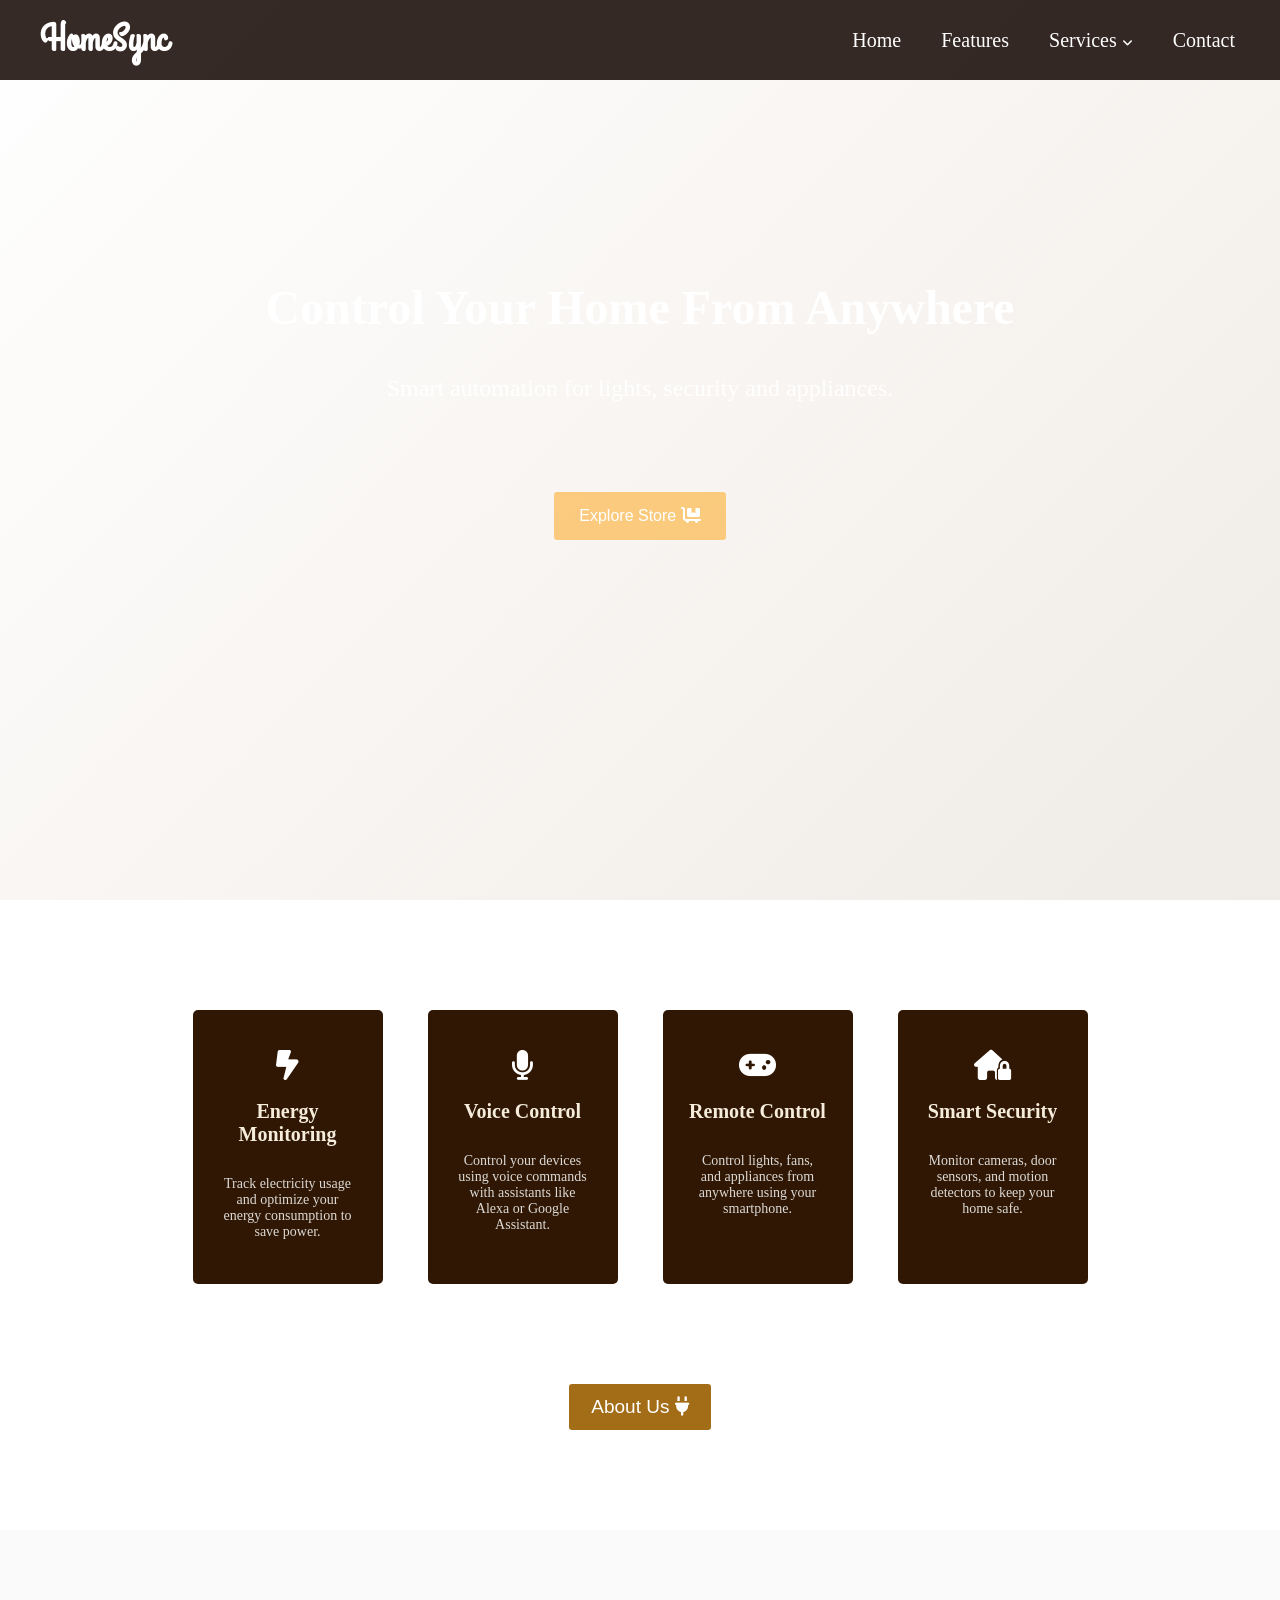
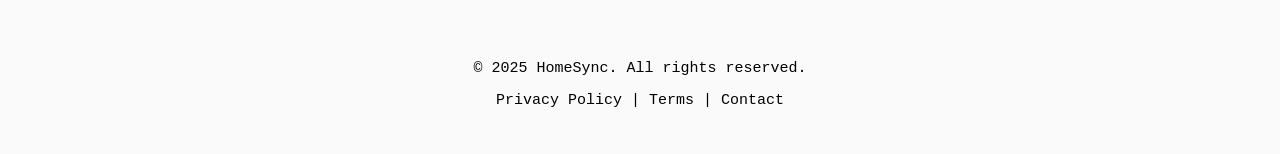
<file: index.html>
<!DOCTYPE html>
<html lang="en">
<head>
    <meta charset="UTF-8">
    <meta name="viewport" content="width=device-width, initial-scale=1.0">
    <link rel="stylesheet" href="styles.css">
    <link rel="stylesheet" href="https://cdnjs.cloudflare.com/ajax/libs/font-awesome/6.5.0/css/all.min.css">
   
    <link rel="preconnect" href="https://fonts.googleapis.com">
<link rel="preconnect" href="https://fonts.gstatic.com" crossorigin>
<link href="https://fonts.googleapis.com/css2?family=Grand+Hotel&display=swap" rel="stylesheet">


    <title>Task-1</title>
</head>
<body>
    <div class="bg">
    <div class="nav">
        <h2 id="logo">HomeSync</h2>
        <ul class="list">
            <li><a href="index.html">Home</a></li>
            <li><a href="#">Features</a></li>
            <li class="services"><a href="#">Services <i class="fa-solid fa-angle-down"></i></a>
            <ul class="dropdown">
                <li><a href="#">Device Installation</a></li>
                <li><a href="#">Home Monitoring</a></li>
                <li><a href="#">App Control</a></li>
                <li><a href="#">Optimization</a></li>
            </ul></li>
            <li><a href="Contact.html">Contact</a></li>
        </ul>
    </div>

    <div class="hero">
        <h2>Control Your Home From Anywhere</h2>
        <p>Smart automation for lights, security and appliances.</p>

        <button><a href="#">Explore Store <i class="fa-solid fa-cart-flatbed"></i></a></button>
    </div>
    </div>

    <div class="features">
        <div class="feature">
          
            <i class="fa-solid fa-bolt-lightning"></i>
            <h3>Energy Monitoring</h3>
            <p>Track electricity usage and optimize your energy consumption to save power.</p>
        </div>
        <div class="feature">
          
            <i class="fa-solid fa-microphone"></i>
            <h3>Voice Control</h3>
            <p>Control your devices using voice commands with assistants like Alexa or Google Assistant.</p>
        </div>
        <div class="feature">
            
            <i class="fa-solid fa-gamepad"></i>
            <h3>Remote Control</h3>
            <p>Control lights, fans, and appliances from anywhere using your smartphone.</p>
        </div>
        <div class="feature">
            
            <i class="fa-solid fa-house-lock"></i>
            <h3>Smart Security</h3>
            <p>Monitor cameras, door sensors, and motion detectors to keep your home safe.</p>
        </div>
        
    </div>

    <div class="about">
         <button><a href="aboutUs.html">About Us   <i class="fa-solid fa-plug"></i></a></button>
         </div>

    <footer>
    <p>&copy; 2025 HomeSync. All rights reserved.</p>
    <p>Privacy Policy     |     Terms     |     Contact</p>
    </footer>

</body>
</html>
</file>
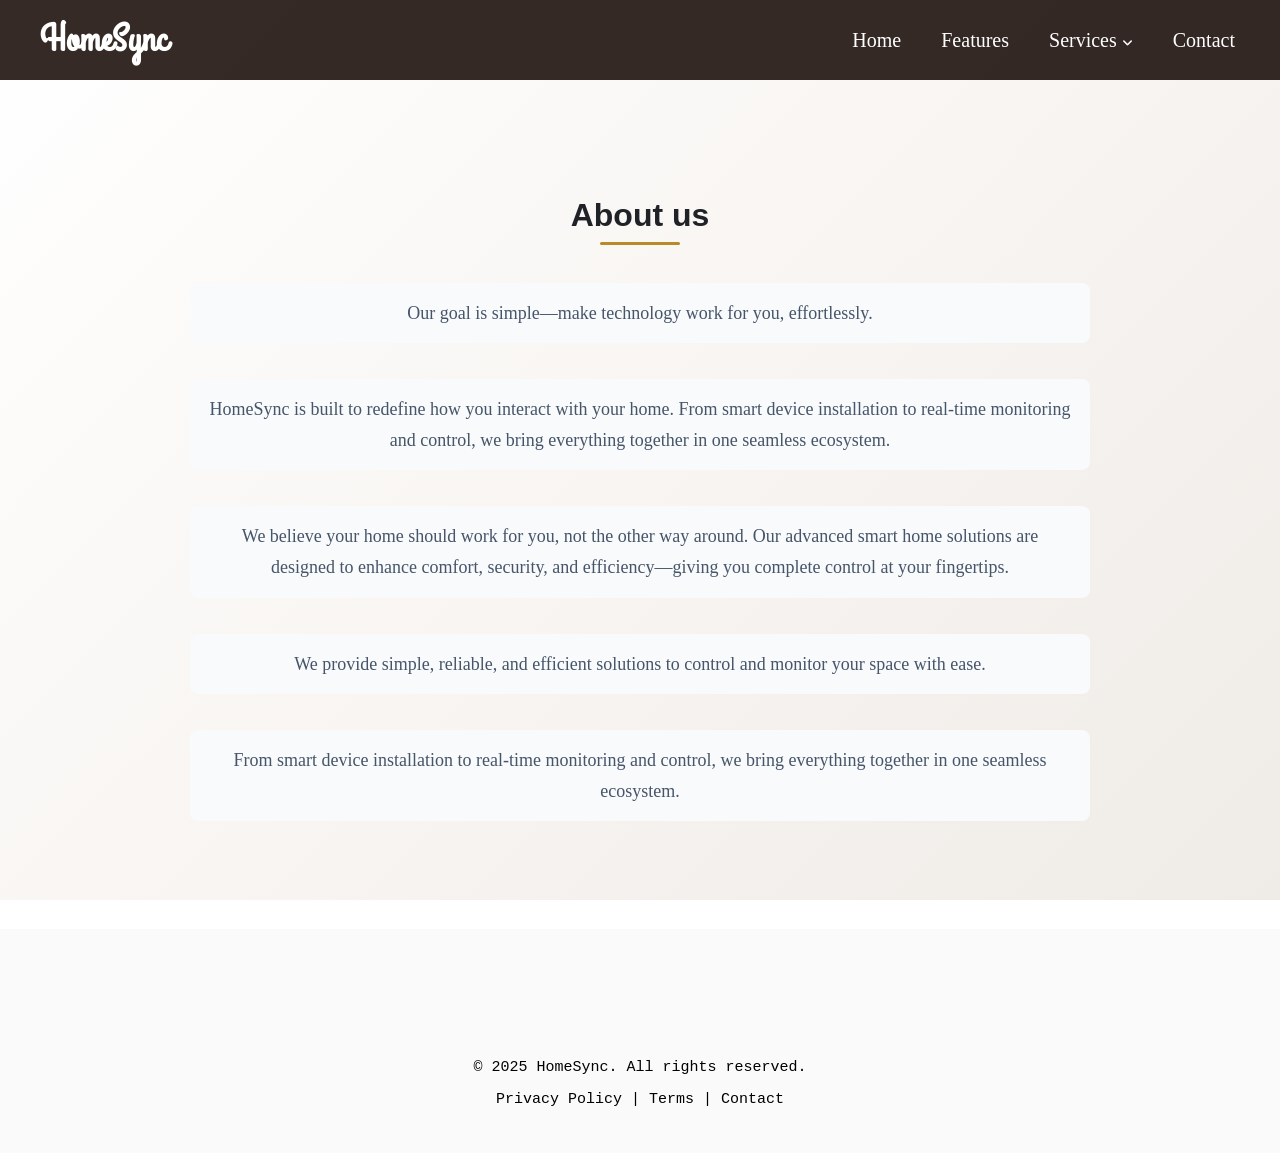
<file: aboutUs.html>
<!DOCTYPE html>
<html lang="en">
<head>
    <meta charset="UTF-8">
    <meta name="viewport" content="width=device-width, initial-scale=1.0">
    <link rel="stylesheet" href="styles.css">
    <link rel="stylesheet" href="styles.css">
    <link rel="stylesheet" href="https://cdnjs.cloudflare.com/ajax/libs/font-awesome/6.5.0/css/all.min.css">
   
    <link rel="preconnect" href="https://fonts.googleapis.com">
<link rel="preconnect" href="https://fonts.gstatic.com" crossorigin>
<link href="https://fonts.googleapis.com/css2?family=Grand+Hotel&display=swap" rel="stylesheet">
    <title>About</title>

</head>
<body>

    
   <div class="nav">
        <h2 id="logo">HomeSync</h2>
        <ul class="list">
            <li><a href="index.html">Home</a></li>
            <li><a href="#">Features</a></li>
            <li class="services"><a href="#">Services <i class="fa-solid fa-angle-down"></i></a>
            <ul class="dropdown">
                <li><a href="#">Device Installation</a></li>
                <li><a href="#">Home Monitoring</a></li>
                <li><a href="#">App Control</a></li>
                <li><a href="#">Optimization</a></li>
            </ul></li>
            <li><a href="Contact.html">Contact</a></li>
        </ul>
    </div>

    <div class="about">
    <h2>About us</h2>

    <div class="content">
        <p>Our goal is simple—make technology work for you, effortlessly.</p>
        <p>HomeSync is built to redefine how you interact with your home.
From smart device installation to real-time monitoring and control, we bring everything together in one seamless ecosystem.</p>
<p>We believe your home should work for you, not the other way around.
    Our advanced smart home solutions are designed to enhance comfort, security, and efficiency—giving you complete control at your fingertips.
</p>
<p>We provide simple, reliable, and efficient solutions to control and monitor your space with ease.</p>
<p>From smart device installation to real-time monitoring and control, we bring everything together in one seamless ecosystem.</p>
    </div> 
    </div>

    

     <footer>
    <p>&copy; 2025 HomeSync. All rights reserved.</p>
    <p>Privacy Policy     |     Terms     |     Contact</p>
    </footer>

    
</body>
</html>
</file>
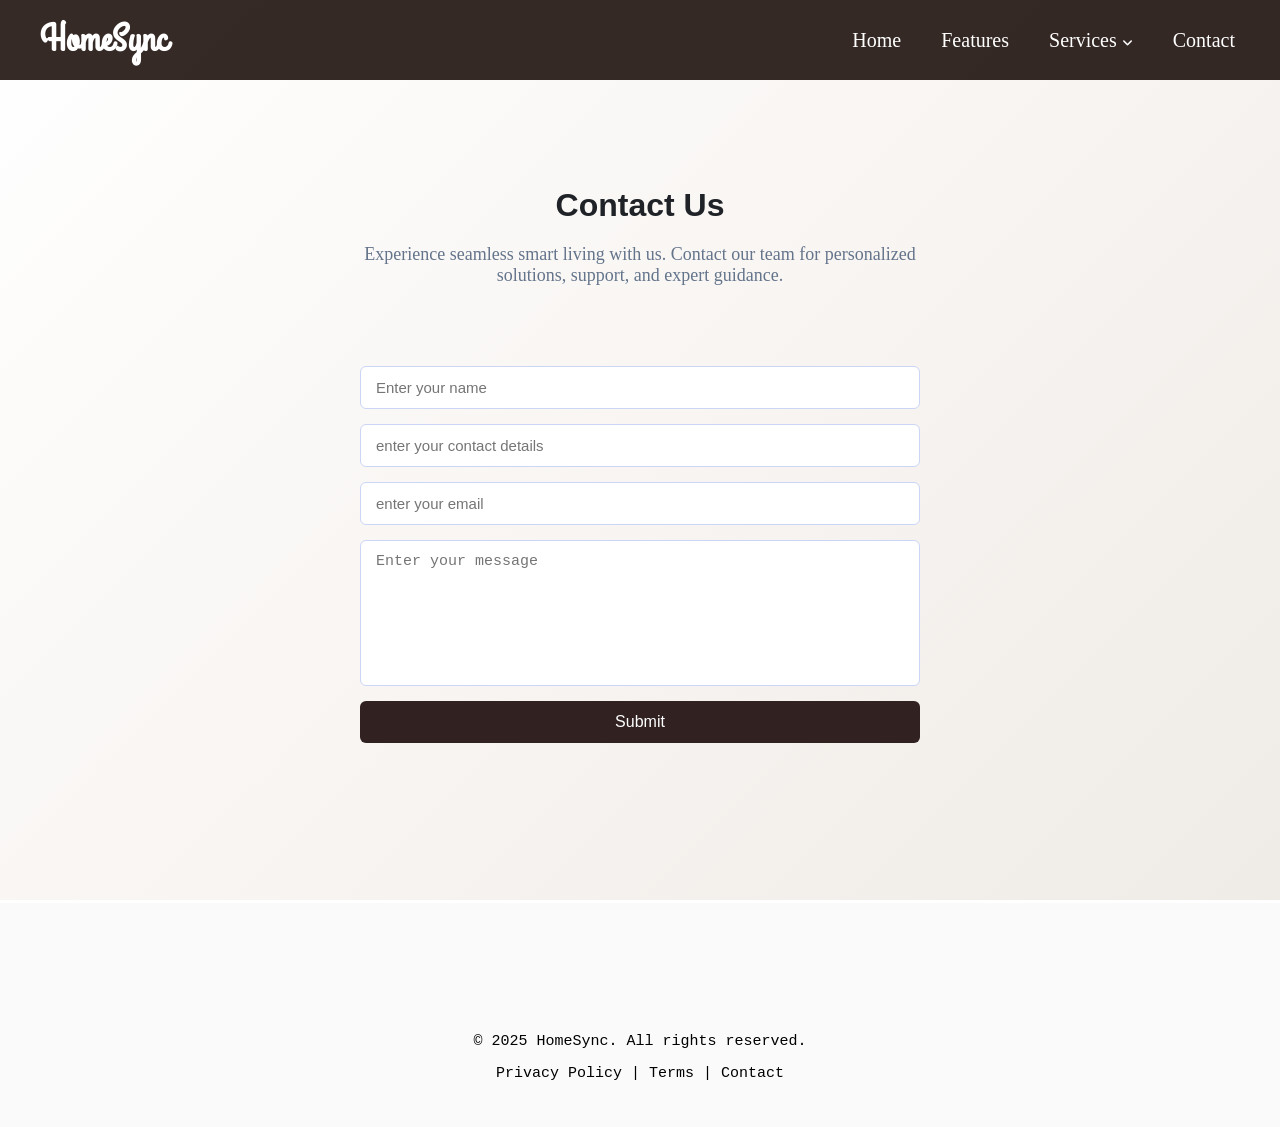
<file: Contact.html>
<!DOCTYPE html>
<html lang="en">
<head>
    <meta charset="UTF-8">
    <meta name="viewport" content="width=device-width, initial-scale=1.0">
    <link rel="stylesheet" href="styles.css">
    <link rel="stylesheet" href="styles.css">
    <link rel="stylesheet" href="https://cdnjs.cloudflare.com/ajax/libs/font-awesome/6.5.0/css/all.min.css">
   
    <link rel="preconnect" href="https://fonts.googleapis.com">
<link rel="preconnect" href="https://fonts.gstatic.com" crossorigin>
<link href="https://fonts.googleapis.com/css2?family=Grand+Hotel&display=swap" rel="stylesheet">
    <title>Contact us</title>
</head>
<body>
    
   <div class="nav">
        <h2 id="logo">HomeSync</h2>
        <ul class="list">
            <li><a href="index.html">Home</a></li>
            <li><a href="#">Features</a></li>
            <li class="services"><a href="#">Services <i class="fa-solid fa-angle-down"></i></a>
            <ul class="dropdown">
                <li><a href="#">Device Installation</a></li>
                <li><a href="#">Home Monitoring</a></li>
                <li><a href="#">App Control</a></li>
                <li><a href="#">Optimization</a></li>
            </ul></li>
            <li><a href="Contact.html">Contact</a></li>
        </ul>
    </div>


    <div class="contact">
    <h2>Contact Us</h2>
    <p>Experience seamless smart living with us.
Contact our team for personalized solutions, support, and expert guidance.</p>
    <div class="contact">
        <form name="contactus" onsubmit="return validationform()">
            <input type="text" name="name" required placeholder="Enter your name">
            <input type="text" name="contact number" required placeholder="enter your contact details">
            <input type="email" name="email" required placeholder="enter your email">
            <textarea name="message" placeholder="Enter your message"></textarea>
            <button id="formSubmit">Submit</button>
        </form>
    </div>
    </div>

    <footer>
    <p>&copy; 2025 HomeSync. All rights reserved.</p>
    <p>Privacy Policy     |     Terms     |     Contact</p>
    </footer>

    <script>
        let validationform=()=>{
            let name = document.forms["contactus"]["name"].value;
            let email=document.forms["contactus"]["email"].value;
            let contact_num=document.forms["contactus"]["contact number"].value;
            if (name==""||name==" "||email==""|| email==" "||contact_num==""||contact_num==" "){
                alert("Enter all the important fields");
            }
            else{
                alert("Submitted!");
            }
        }

    </script>
    
</body>
</html>
</file>
<file: styles.css>
body {
    margin: 0;
    min-height: 100vh;
    background: linear-gradient(135deg, #ffffff, #f8f5f2, #efebe7);
    background-attachment: fixed;
}


.grand-hotel-regular {
  font-family: "Grand Hotel", cursive;
  font-weight: 200;
  font-style: normal;
}
.bg{
    background-image: url("https://images.pexels.com/photos/8422341/pexels-photo-8422341.jpeg");
    background-size:cover ;        
    
    background-position: center;   
    background-repeat: no-repeat;  
    height: 100vh;                
}

.nav{
    width: 100%;
    height: 80px;
    background-color: rgba(18,5,1,0.85);
    display: flex;
    align-items: center;
    justify-content: space-between;
    padding: 0 40px;
    box-sizing: border-box;
}

#logo{
    color: white;
    font-size: 38px;
    margin: 0;
    font-family:"Grand Hotel", cursive ;
}

.list{
    list-style: none;
    display: flex;
    gap: 30px;
    margin: 0;
    padding: 0;
}

.list li{
    position: relative;
}

.list li a{
    text-decoration: none;
    color: white;
    font-size: 20px;
    padding: 10px 5px;
    display: block;
}

.list li a:hover{
    color: #f2b705;
}
.services i{
    font-size: 12px;
}

.dropdown{
    display: none;
    position: absolute;
    top: 40px;
    left: 0;
    background-color: white;
    list-style: none;
    padding: 0;
    margin: 0;
    width: 150px;
    border-radius: 5px;
    overflow: hidden;
}

.dropdown li{
    border-bottom: 1px solid #eee;
}

.dropdown li:last-child{
    border-bottom: none;
}

.dropdown li a{
    color: black;
    padding: 10px 10px;
    font-size: 16px;
}

.dropdown li a:hover{
    background-color: #f4f4f4;
}

.list li:hover .dropdown{
    display: block;
}

.hero h2{
    color: white;
    font-size: 48px;
    text-align: center;
    margin-top: 200px;

}
.hero p{
    color: white;
    font-size: 24px;
    text-align: center;
    margin-top: 20px;
}
.hero button{
    display: block;
    margin: 90px auto;
    padding: 15px 25px;
    font-size: 16px;
    color: white;
    background-color: #fd9d037c;
    border: none;
    border-radius: 3px;
    cursor: pointer;
}
.hero button a{
    color: white;
    text-decoration: none;
}
.hero button:hover{
    background-color: #fd9d0394;
}

.features{
    display: flex;
    justify-content: center;
    gap: 45px;
    margin-top: 90px;
    margin-bottom: 50px;
}
.features .feature{
    background-color: #2f1703;
    margin-top: 20px;
    padding: 20px;
    border-radius: 5px;
    width: 150px;
    text-align: center;
}
.features .feature h3{
    margin-top: 20px;
    font-size: 20px;
    color: rgb(245, 236, 219);
}
.features .feature p{
    font-size: 14px;
    color: #fafafada;
    padding: 10px 10px;
    
}
.features .feature i{
    margin-top: 20px;
    font-size: 30px;
    color: #ffffff;
}
.features .feature:hover{
   background-color: #2f1703e7;
}

.about button{
    display: block;
    margin: 10px auto;
    padding: 12px 22px;
    font-size: 16px;
    color: white;
    font-weight: 500;
    background-color: #9e650af1;
    border: none;
    border-radius: 3px;
    cursor: pointer;
}
.about button a{
    color: white;
    text-decoration: none;
    font-size: 19px;
}
.about button:hover{
    background-color: #633d0094;
}


footer{
   background-color: rgba(18, 5, 1, 0.021);
    color: rgb(0, 0, 0);
    text-align: center;
    padding: 30px 0;
    font-family: 'Courier New', Courier, monospace;
    font-size: 15px;
}
footer p:first-child{
     margin-top: 100px;
}

@media (max-width: 900px){

    .nav{
        padding: 0 20px;
    }

    #logo{
        font-size: 30px;
    }

    .list{
        gap: 20px;
    }

    .hero h2{
        font-size: 36px;
        margin-top: 150px;
    }

    .hero p{
        font-size: 20px;
    }

    .features{
        flex-wrap: wrap;
        gap: 30px;
        margin-top: 70px;
    }

    .features .feature{
        width: 200px;
    }

}

@media (max-width: 600px){

    .nav{
        flex-direction: column;
        height: auto;
        padding: 15px;
    }

    .list{
        flex-direction: column;
        align-items: center;
        gap: 15px;
        margin-top: 10px;
    }

    .hero h2{
        font-size: 28px;
        margin-top: 120px;
        padding: 0 20px;
    }

    .hero p{
        font-size: 18px;
        padding: 0 20px;
    }

    .hero button{
        padding: 10px 18px;
        font-size: 14px;
    }

    .features{
        flex-direction: column;
        align-items: center;
        gap: 25px;
        margin-top: 50px;
    }

    .features .feature{
        width: 80%;
    }

}


/*About us css*/

.about {
    max-width: 900px;
    margin: 60px auto;
    padding: 30px 20px;
    text-align: center;
}

.about h2 {
    font-size: 32px;
    margin-bottom: 20px;
    color: #1f2227;
    font-family:'Segoe UI', Tahoma, Geneva, Verdana, sans-serif;
    position: relative;
}

.about h2::after {
    content: "";
    width: 80px;
    height: 3px;
    background-color: #b88a28;
    display: block;
    margin: 8px auto 0;
    border-radius: 3px;
}

.content {
    display: flex;
    flex-direction: column;
    gap: 0px;
}

.content p {
    font-size: 18px;
    line-height: 1.7;
    color: #475569;
    background: #f8fafc;
    padding: 15px 18px;
    border-radius: 8px;
    transition: 0.3s;
}



@media (max-width: 768px) {
    .about {
        margin: 40px 15px;
        padding: 20px;
    }

    .about h2 {
        font-size: 26px;
    }

    .content p {
        font-size: 15px;
        padding: 12px;
    }
}

@media (max-width: 480px) {
    .about h2 {
        font-size: 22px;
    }

    .content p {
        font-size: 14px;
    }
}


  

/*contact css*/

.contact {
    max-width: 600px;
    margin: 60px auto;
    padding: 20px;
    text-align: center;
}

.contact h2 {
    font-size: 32px;
    margin-bottom: 20px;
    color: #1f2227;
    font-family:'Segoe UI', Tahoma, Geneva, Verdana, sans-serif;
}

.contact p {
    color: #64748b;
    margin-bottom: 25px;
    font-size: 18px;
}

.contact form {
    display: flex;
    flex-direction: column;
    gap: 15px;
}

.contact input,
.contact textarea {
    padding: 12px 15px;
    border: 1px solid #cbd5f5;
    border-radius: 6px;
    font-size: 15px;
    outline: none;
    transition: 0.3s;
}

.contact input:focus,
.contact textarea:focus {
    border-color: #38bdf8;
    box-shadow: 0 0 5px rgba(56, 189, 248, 0.3);
}

.contact textarea {
    min-height: 120px;
    resize: none;
}

#formSubmit {
    padding: 12px;
    background-color: #312121;
    color: white;
    border: none;
    border-radius: 6px;
    font-size: 16px;
    cursor: pointer;
    transition: 0.3s;
}

#formSubmit:hover {
    background-color: #463223;
}

@media (max-width: 768px) {
    .contact {
        margin: 40px 20px;
    }

    .contact h2 {
        font-size: 24px;
    }
}

@media (max-width: 480px) {
    .contact h2 {
        font-size: 20px;
    }

    .contact input,
    .contact textarea {
        font-size: 14px;
        padding: 10px;
    }
}
</file>
